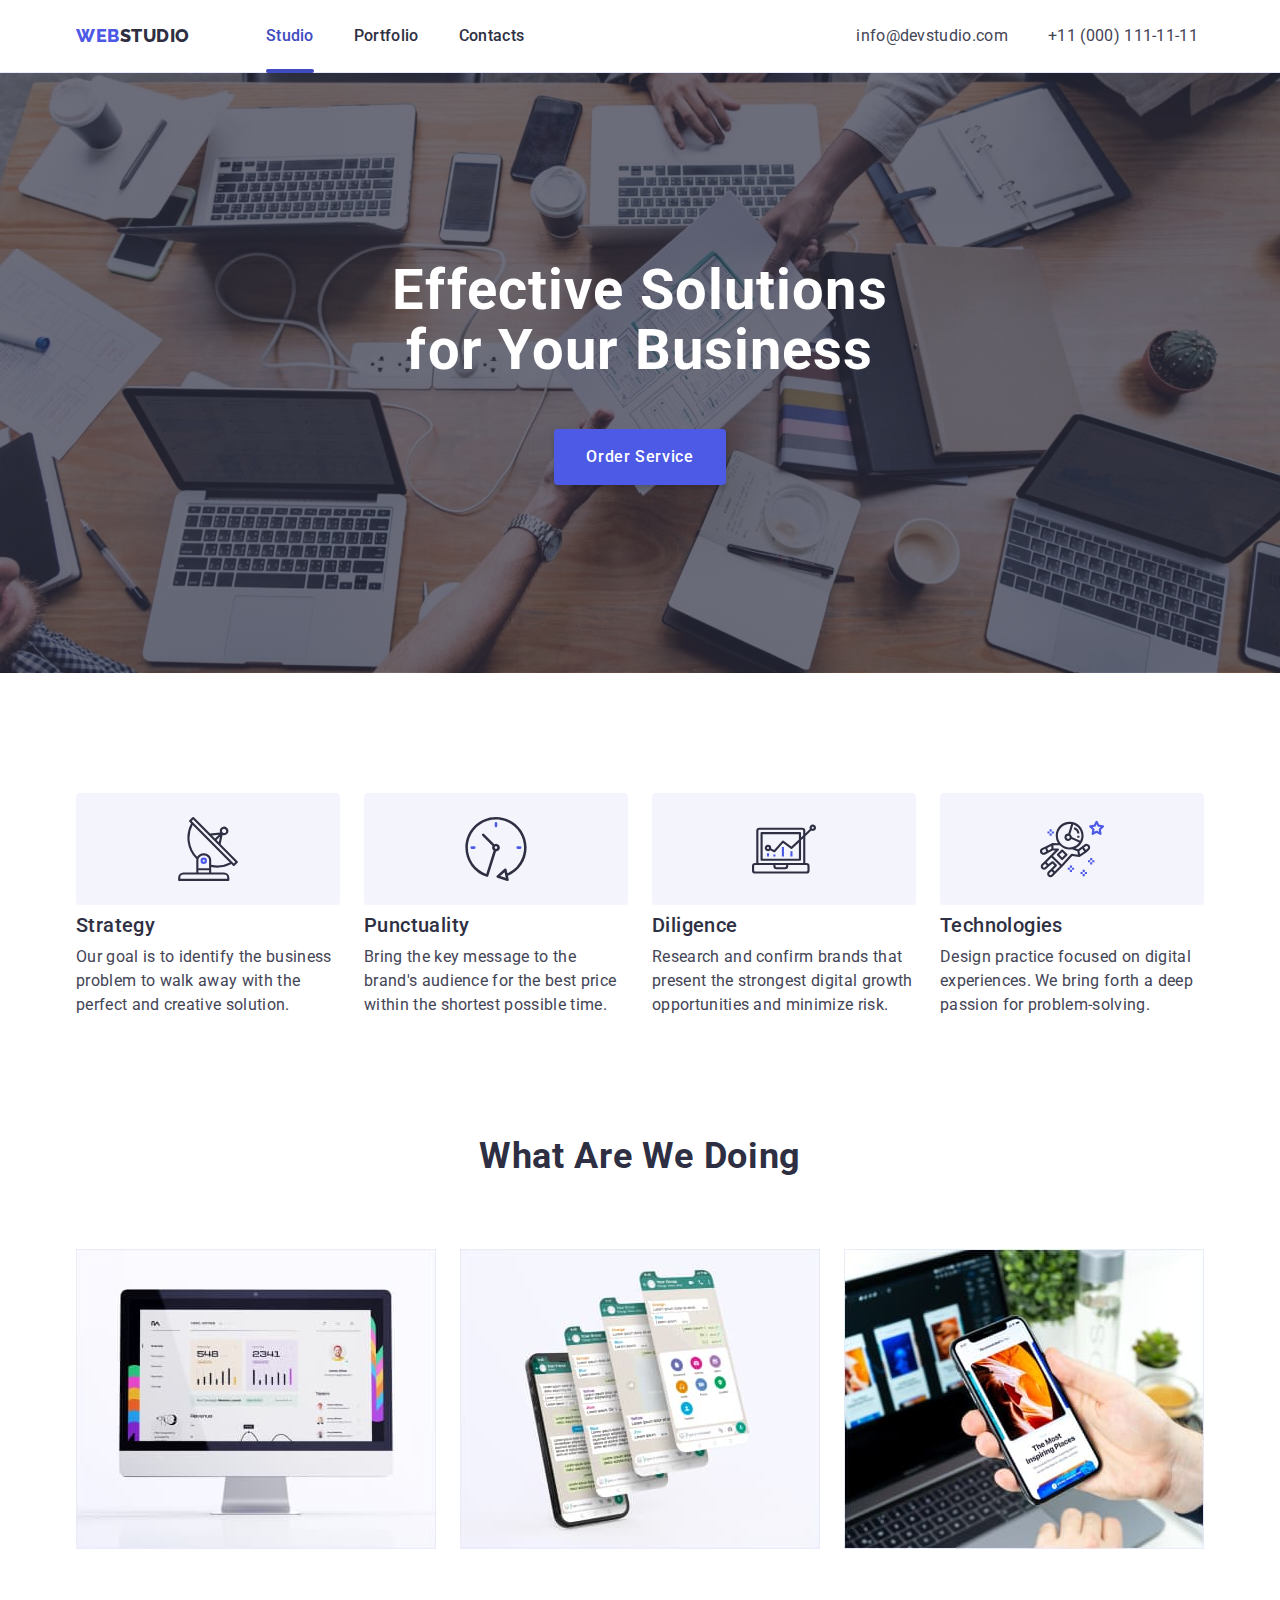
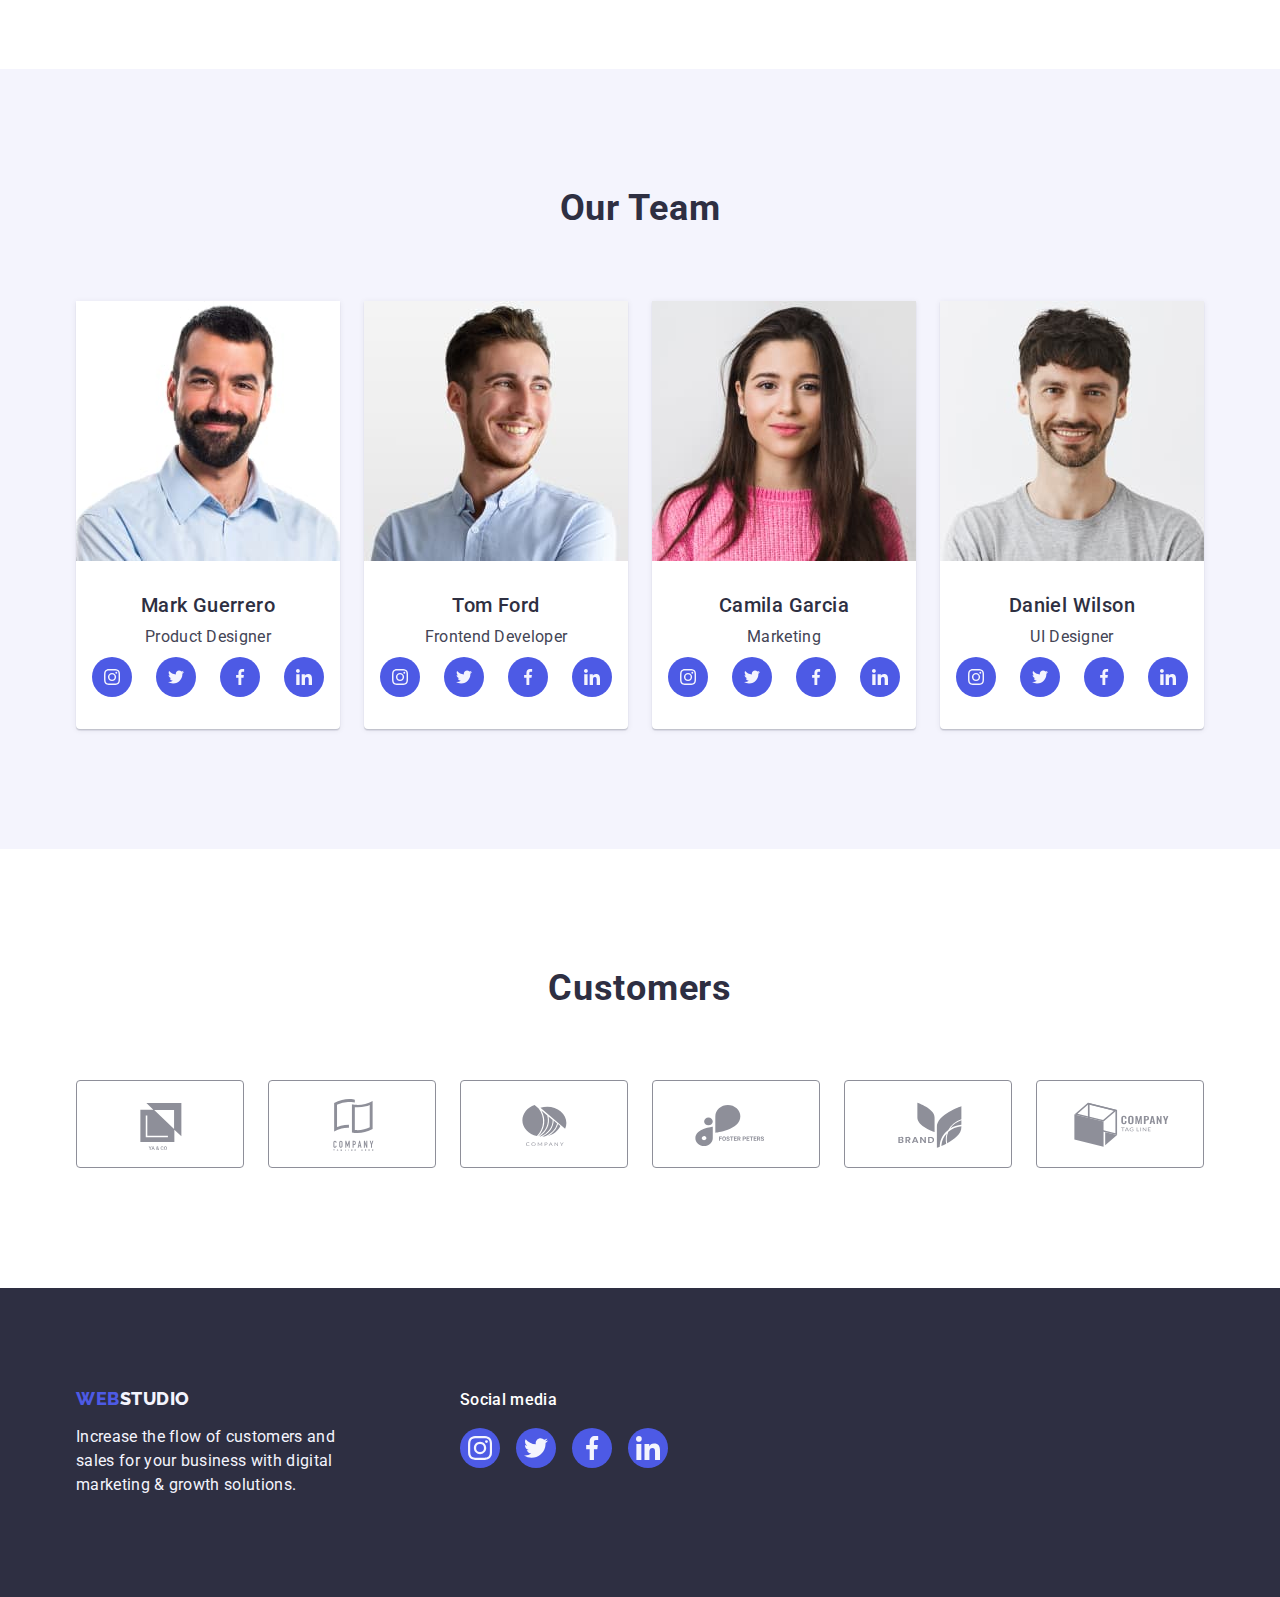
<file: index.html>
<!DOCTYPE html>
<html lang="en">
  <head>
    <meta charset="UTF-8" />
    <meta http-equiv="X-UA-Compatible" content="IE=edge" />
    <meta name="viewport" content="width=device-width, initial-scale=1.0" />
    <title>Document</title>
    <link
      rel="stylesheet"
      href="https://cdn.jsdelivr.net/npm/modern-normalize@1.1.0/modern-normalize.min.css"
    />
    <link rel="preconnect" href="https://fonts.googleapis.com" />
    <link rel="preconnect" href="https://fonts.gstatic.com" crossorigin />
    <!-- ШРИФТИ -->
    <link rel="preconnect" href="https://fonts.googleapis.com" />
    <link rel="preconnect" href="https://fonts.gstatic.com" crossorigin />
    <link
      href="https://fonts.googleapis.com/css2?family=Raleway:wght@800&family=Roboto:wght@400;500;700&display=swap"
      rel="stylesheet"
    />
    <!-- Animate on scroll  -->
    <link href="https://unpkg.com/aos@2.3.1/dist/aos.css" rel="stylesheet" />
    <link rel="stylesheet" href="./css/styles.css" />
  </head>
  <body>
    <!-- HEADER======================================================================== -->
    <header class="header">
      <div class="header-container container">
        <nav class="header-nav">
          <a
            class="header-logo conrainer-header-logo link logo"
            href="./index.html"
            >Web<span class="studio">Studio</span>
          </a>
          <ul class="header-list list">
            <li class="header-item">
              <a class="header-linc link current" href="./index.html">Studio</a>
            </li>
            <li class="header-item">
              <a class="header-linc link" href="./portfolio.html">Portfolio</a>
            </li>
            <li class="header-item">
              <a class="header-linc link" href="">Contacts</a>
            </li>
          </ul>
        </nav>
        <address class="header-contacts">
          <ul class="header-contacts-list list">
            <li class="header-contacts-item">
              <a class="header-mail link" href="mailto:info@devstudio.com"
                >info@devstudio.com</a
              >
            </li>
            <li class="header-contacts-item">
              <a class="header-mail link" href="tel:+110001111111"
                >+11 (000) 111-11-11</a
              >
            </li>
          </ul>
        </address>
      </div>
    </header>
    <!-- MAIN----------------------------------------------------------------------------------- -->
    <main class="main">
      <!-- CARD--------------------------------------------------------- -->
      <section class="card">
        <div class="container-card container">
          <h1 class="card-head">Effective Solutions for Your Business</h1>

          <button class="card-button" type="button" data-modal-open>
            Order Service
          </button>
        </div>
      </section>
      <!-- DESCRIPTION-------------------------------------------------- -->
      <section class="description">
        <div class="description-container container">
          <h2 class="visually-hidden">hidden</h2>
          <ul class="description-list list">
            <li class="description-item">
              <div class="description-icon-container">
                <svg class="description-icon" width="64" height="64">
                  <use href="./images/icons.svg#icon-antenna"></use>
                </svg>
              </div>
              <h3 class="description-head">Strategy</h3>
              <p class="description-uppertitle">
                Our goal is to identify the business problem to walk away with
                the perfect and creative solution.
              </p>
            </li>
            <li class="description-item">
              <div class="description-icon-container">
                <svg class="description-icon" width="64" height="64">
                  <use href="./images/icons.svg#icon-clock"></use>
                </svg>
              </div>
              <h3 class="description-head">Punctuality</h3>
              <p class="description-uppertitle">
                Bring the key message to the brand's audience for the best price
                within the shortest possible time.
              </p>
            </li>
            <li class="description-item">
              <div class="description-icon-container">
                <svg class="description-icon" width="64" height="64">
                  <use href="./images/icons.svg#icon-diagram"></use>
                </svg>
              </div>
              <h3 class="description-head">Diligence</h3>
              <p class="description-uppertitle">
                Research and confirm brands that present the strongest digital
                growth opportunities and minimize risk.
              </p>
            </li>
            <li class="description-item">
              <div class="description-icon-container">
                <svg class="description-icon" width="64" height="64">
                  <use href="./images/icons.svg#icon-astronaut"></use>
                </svg>
              </div>
              <h3 class="description-head">Technologies</h3>
              <p class="description-uppertitle">
                Design practice focused on digital experiences. We bring forth a
                deep passion for problem-solving.
              </p>
            </li>
          </ul>
        </div>
      </section>
      <!-- DEMO============================================================================= -->
      <section class="demo">
        <div class="demo-container container">
          <h2 class="demo-head">What are we doing</h2>
          <ul class="demo-list list">
            <li class="demo-item">
              <img
                class="demo-image"
                src="./images/whatdoing1.jpg"
                alt="apple computer"
                width="360"
              />
            </li>
            <li class="demo-item">
              <img
                class="demo-image"
                src="./images/whatdoing2.jpg"
                alt="iPhone 13"
                width="360"
              />
            </li>
            <li class="demo-item">
              <img
                class="demo-image"
                src="./images/whatdoing3.jpg"
                alt="iphone 13 in hand"
                width="360"
              />
            </li>
          </ul>
        </div>
      </section>
      <!-- TEAM======================================================================= -->
      <section class="team">
        <div class="team-container container">
          <h2 class="team-head">Our Team</h2>
          <ul class="team-list list">
            <li class="team-item">
              <img
                class="team-image"
                src="./images/team1.jpg"
                alt="man in shirt with beard"
                width="264"
              />
              <div class="container-team-name">
                <h3 class="team-name">Mark Guerrero</h3>
                <p class="team-uppertitle">Product Designer</p>
                <ul class="socials-list list">
                  <li class="socials-item">
                    <a
                      class="social-linc link"
                      href="https://instagram.com"
                      target="_blank"
                      rel="noopener noreffer"
                      aria-label="Instogram icon"
                    >
                      <svg class="socials-icon" width="16" height="16">
                        <use href="./images/icons.svg#icon-instagram"></use>
                      </svg>
                    </a>
                  </li>
                  <li class="socials-item">
                    <a
                      class="social-linc link"
                      href="https://twitter.com"
                      target="_blank"
                      rel="noopener noreffer"
                      aria-label="twiterm icon"
                    >
                      <svg class="socials-icon" width="16" height="16">
                        <use href="./images/icons.svg#icon-twitter"></use>
                      </svg>
                    </a>
                  </li>
                  <li class="socials-item">
                    <a
                      class="social-linc link"
                      href="https://facebook.com"
                      target="_blank"
                      rel="noopener noreffer"
                      aria-label="facebook icon"
                    >
                      <svg class="socials-icon" width="16" height="16">
                        <use href="./images/icons.svg#icon-facebook"></use>
                      </svg>
                    </a>
                  </li>
                  <li class="socials-item">
                    <a
                      class="social-linc link"
                      href="https://linkedin.com"
                      target="_blank"
                      rel="noopener noreffer"
                      aria-label="linkedin icon"
                    >
                      <svg class="socials-icon" width="16" height="16">
                        <use href="./images/icons.svg#icon-linkedin"></use>
                      </svg>
                    </a>
                  </li>
                </ul>
              </div>
            </li>
            <li class="team-item">
              <img
                class="team-image"
                src="./images/team2.jpg"
                alt="smiling man in shirt with beard"
                width="264"
              />
              <div class="container-team-name">
                <h3 class="team-name">Tom Ford</h3>
                <p class="team-uppertitle">Frontend Developer</p>
                <ul class="socials-list list">
                  <li class="socials-item">
                    <a
                      class="social-linc link"
                      href="https://instagram.com"
                      target="_blank"
                      rel="noopener noreffer"
                      aria-label="Instogram icon"
                    >
                      <svg class="socials-icon" width="16" height="16">
                        <use href="./images/icons.svg#icon-instagram"></use>
                      </svg>
                    </a>
                  </li>
                  <li class="socials-item">
                    <a
                      class="social-linc link"
                      href="https://twitter.com"
                      target="_blank"
                      rel="noopener noreffer"
                      aria-label="twiterm icon"
                    >
                      <svg class="socials-icon" width="16" height="16">
                        <use href="./images/icons.svg#icon-twitter"></use>
                      </svg>
                    </a>
                  </li>
                  <li class="socials-item">
                    <a
                      class="social-linc link"
                      href="https://facebook.com"
                      target="_blank"
                      rel="noopener noreffer"
                      aria-label="facebook icon"
                    >
                      <svg class="socials-icon" width="16" height="16">
                        <use href="./images/icons.svg#icon-facebook"></use>
                      </svg>
                    </a>
                  </li>
                  <li class="socials-item">
                    <a
                      class="social-linc link"
                      href="https://linkedin.com"
                      target="_blank"
                      rel="noopener noreffer"
                      aria-label="linkedin icon"
                    >
                      <svg class="socials-icon" width="16" height="16">
                        <use href="./images/icons.svg#icon-linkedin"></use>
                      </svg>
                    </a>
                  </li>
                </ul>
              </div>
            </li>
            <li class="team-item">
              <img
                class="team-image"
                src="./images/team3.jpg"
                alt="girl in a pink sweater and pink lipstick"
                width="264"
              />
              <div class="container-team-name">
                <h3 class="team-name">Camila Garcia</h3>
                <p class="team-uppertitle">Marketing</p>
                <ul class="socials-list list">
                  <li class="socials-item">
                    <a
                      class="social-linc link"
                      href="https://instagram.com"
                      target="_blank"
                      rel="noopener noreffer"
                      aria-label="Instogram icon"
                    >
                      <svg class="socials-icon" width="16" height="16">
                        <use href="./images/icons.svg#icon-instagram"></use>
                      </svg>
                    </a>
                  </li>
                  <li class="socials-item">
                    <a
                      class="social-linc link"
                      href="https://twitter.com"
                      target="_blank"
                      rel="noopener noreffer"
                      aria-label="twiterm icon"
                    >
                      <svg class="socials-icon" width="16" height="16">
                        <use href="./images/icons.svg#icon-twitter"></use>
                      </svg>
                    </a>
                  </li>
                  <li class="socials-item">
                    <a
                      class="social-linc link"
                      href="https://facebook.com"
                      target="_blank"
                      rel="noopener noreffer"
                      aria-label="facebook icon"
                    >
                      <svg class="socials-icon" width="16" height="16">
                        <use href="./images/icons.svg#icon-facebook"></use>
                      </svg>
                    </a>
                  </li>
                  <li class="socials-item">
                    <a
                      class="social-linc link"
                      href="https://linkedin.com"
                      target="_blank"
                      rel="noopener noreffer"
                      aria-label="linkedin icon"
                    >
                      <svg class="socials-icon" width="16" height="16">
                        <use href="./images/icons.svg#icon-linkedin"></use>
                      </svg>
                    </a>
                  </li>
                </ul>
              </div>
            </li>
            <li class="team-item">
              <img
                class="team-image"
                src="./images/team4.jpg"
                alt="smiling man with a beard in a gray sweater"
                width="264"
              />
              <div class="container-team-name">
                <h3 class="team-name">Daniel Wilson</h3>
                <p class="team-uppertitle">UI Designer</p>
                <ul class="socials-list list">
                  <li class="socials-item">
                    <a
                      class="social-linc link"
                      href="https://instagram.com"
                      target="_blank"
                      rel="noopener noreffer"
                      aria-label="Instogram icon"
                    >
                      <svg class="socials-icon" width="16" height="16">
                        <use href="./images/icons.svg#icon-instagram"></use>
                      </svg>
                    </a>
                  </li>
                  <li class="socials-item">
                    <a
                      class="social-linc link"
                      href="https://twitter.com"
                      target="_blank"
                      rel="noopener noreffer"
                      aria-label="twiterm icon"
                    >
                      <svg class="socials-icon" width="16" height="16">
                        <use href="./images/icons.svg#icon-twitter"></use>
                      </svg>
                    </a>
                  </li>
                  <li class="socials-item">
                    <a
                      class="social-linc link"
                      href="https://facebook.com"
                      target="_blank"
                      rel="noopener noreffer"
                      aria-label="facebook icon"
                    >
                      <svg class="socials-icon" width="16" height="16">
                        <use href="./images/icons.svg#icon-facebook"></use>
                      </svg>
                    </a>
                  </li>
                  <li class="socials-item">
                    <a
                      class="social-linc link"
                      href="https://linkedin.com"
                      target="_blank"
                      rel="noopener noreffer"
                      aria-label="linkedin icon"
                    >
                      <svg class="socials-icon" width="16" height="16">
                        <use href="./images/icons.svg#icon-linkedin"></use>
                      </svg>
                    </a>
                  </li>
                </ul>
              </div>
            </li>
          </ul>
        </div>
      </section>
      <!-- CUSTOMER------------------------------------------------------------------------- -->
      <section class="customer">
        <div class="costomers-container container">
          <h2 class="customer-head">Customers</h2>
          <ul class="customers-list list">
            <li class="costomers-item">
              <a
                href="https://linkedin.com"
                class="customers-linc link"
                target="_blank"
                rel="noopener noreffer"
                aria-label="linkedin icon"
              >
                <svg class="customer-icon" width="104" height="56">
                  <use href="./images/icons.svg#icon-Logo"></use>
                </svg>
              </a>
            </li>
            <li class="costomers-item">
              <a
                class="customers-linc link"
                href="https://linkedin.com"
                target="_blank"
                rel="noopener noreffer"
                aria-label="linkedin icon"
              >
                <svg class="customer-icon" width="104" height="56">
                  <use href="./images/icons.svg#icon-Logo-1"></use>
                </svg>
              </a>
            </li>
            <li class="costomers-item">
              <a
                class="customers-linc link"
                href="https://linkedin.com"
                target="_blank"
                rel="noopener noreffer"
                aria-label="linkedin icon"
              >
                <svg class="customer-icon" width="104" height="56">
                  <use href="./images/icons.svg#icon-Logo-2"></use>
                </svg>
              </a>
            </li>
            <li class="costomers-item">
              <a
                class="customers-linc link"
                href="https://linkedin.com"
                target="_blank"
                rel="noopener noreffer"
                aria-label="linkedin icon"
              >
                <svg class="customer-icon" width="104" height="56">
                  <use href="./images/icons.svg#icon-Logo-3"></use>
                </svg>
              </a>
            </li>
            <li class="costomers-item">
              <a
                class="customers-linc link"
                href="https://linkedin.com"
                target="_blank"
                rel="noopener noreffer"
                aria-label="linkedin icon"
              >
                <svg class="customer-icon" width="104" height="56">
                  <use href="./images/icons.svg#icon-Logo-4"></use>
                </svg>
              </a>
            </li>
            <li class="costomers-item">
              <a
                class="customers-linc link"
                href="https://linkedin.com"
                target="_blank"
                rel="noopener noreffer"
                aria-label="linkedin icon"
              >
                <svg class="customer-icon" width="104" height="56">
                  <use href="./images/icons.svg#icon-Logo-5"></use>
                </svg>
              </a>
            </li>
          </ul>
        </div>
      </section>
    </main>
    <!-- FOOTER------------------------------------------------------------------------------------- -->
    <footer class="footer">
      <div class="footer-container-lo container">
        <div class="footer-container">
          <a
            class="footer-container-logo header-logo link logo"
            href="./index.html"
            >Web<span class="studio-footer">Studio</span>
          </a>
          <p class="footer-uppertitle">
            Increase the flow of customers and sales for your business with
            digital marketing & growth solutions.
          </p>
        </div>
        <div class="footer-container-social">
          <p class="footer-head">Social media</p>
          <ul class="footer-list list">
            <li class="footer-item">
              <a
                class="footer-linc link"
                href="https://instagram.com"
                target="_blank"
                rel="noopener noreffer"
                aria-label="Instogram icon"
              >
                <svg class="footer-icon" width="24" height="24">
                  <use href="./images/icons.svg#icon-instagram"></use>
                </svg>
              </a>
            </li>
            <li class="footer-item">
              <a
                class="footer-linc link"
                href="https://twitter.com"
                target="_blank"
                rel="noopener noreffer"
                aria-label="twiterm icon"
              >
                <svg class="footer-icon" width="24" height="24">
                  <use href="./images/icons.svg#icon-twitter"></use>
                </svg>
              </a>
            </li>
            <li class="footer-item">
              <a
                class="footer-linc link"
                href="https://facebook.com"
                target="_blank"
                rel="noopener noreffer"
                aria-label="facebook icon"
              >
                <svg class="footer-icon" width="24" height="24">
                  <use href="./images/icons.svg#icon-facebook"></use>
                </svg>
              </a>
            </li>
            <li class="footer-item">
              <a
                class="footer-linc link"
                href="https://linkedin.com"
                target="_blank"
                rel="noopener noreffer"
                aria-label="linkedin icon"
              >
                <svg class="footer-icon" width="24" height="24">
                  <use href="./images/icons.svg#icon-linkedin"></use>
                </svg>
              </a>
            </li>
          </ul>
        </div>
      </div>
    </footer>
    <!-- MODAL WINDOW-------------------------------------------- -->
    <div class="backdrop is-hidden" data-modal>
      <div class="modal">
        <button class="modal-btn botton" type="button" data-modal-close>
          <svg class="modal-icon" width="8" height="8">
            <use href="./images/icons.svg#icon-close"></use>
          </svg>
        </button>
      </div>
    </div>
    <script src="https://unpkg.com/aos@2.3.1/dist/aos.js"></script>
    <script src="./js/animation.js"></script>
    <script src="./js/modal.js"></script>
  </body>
</html>
</file>
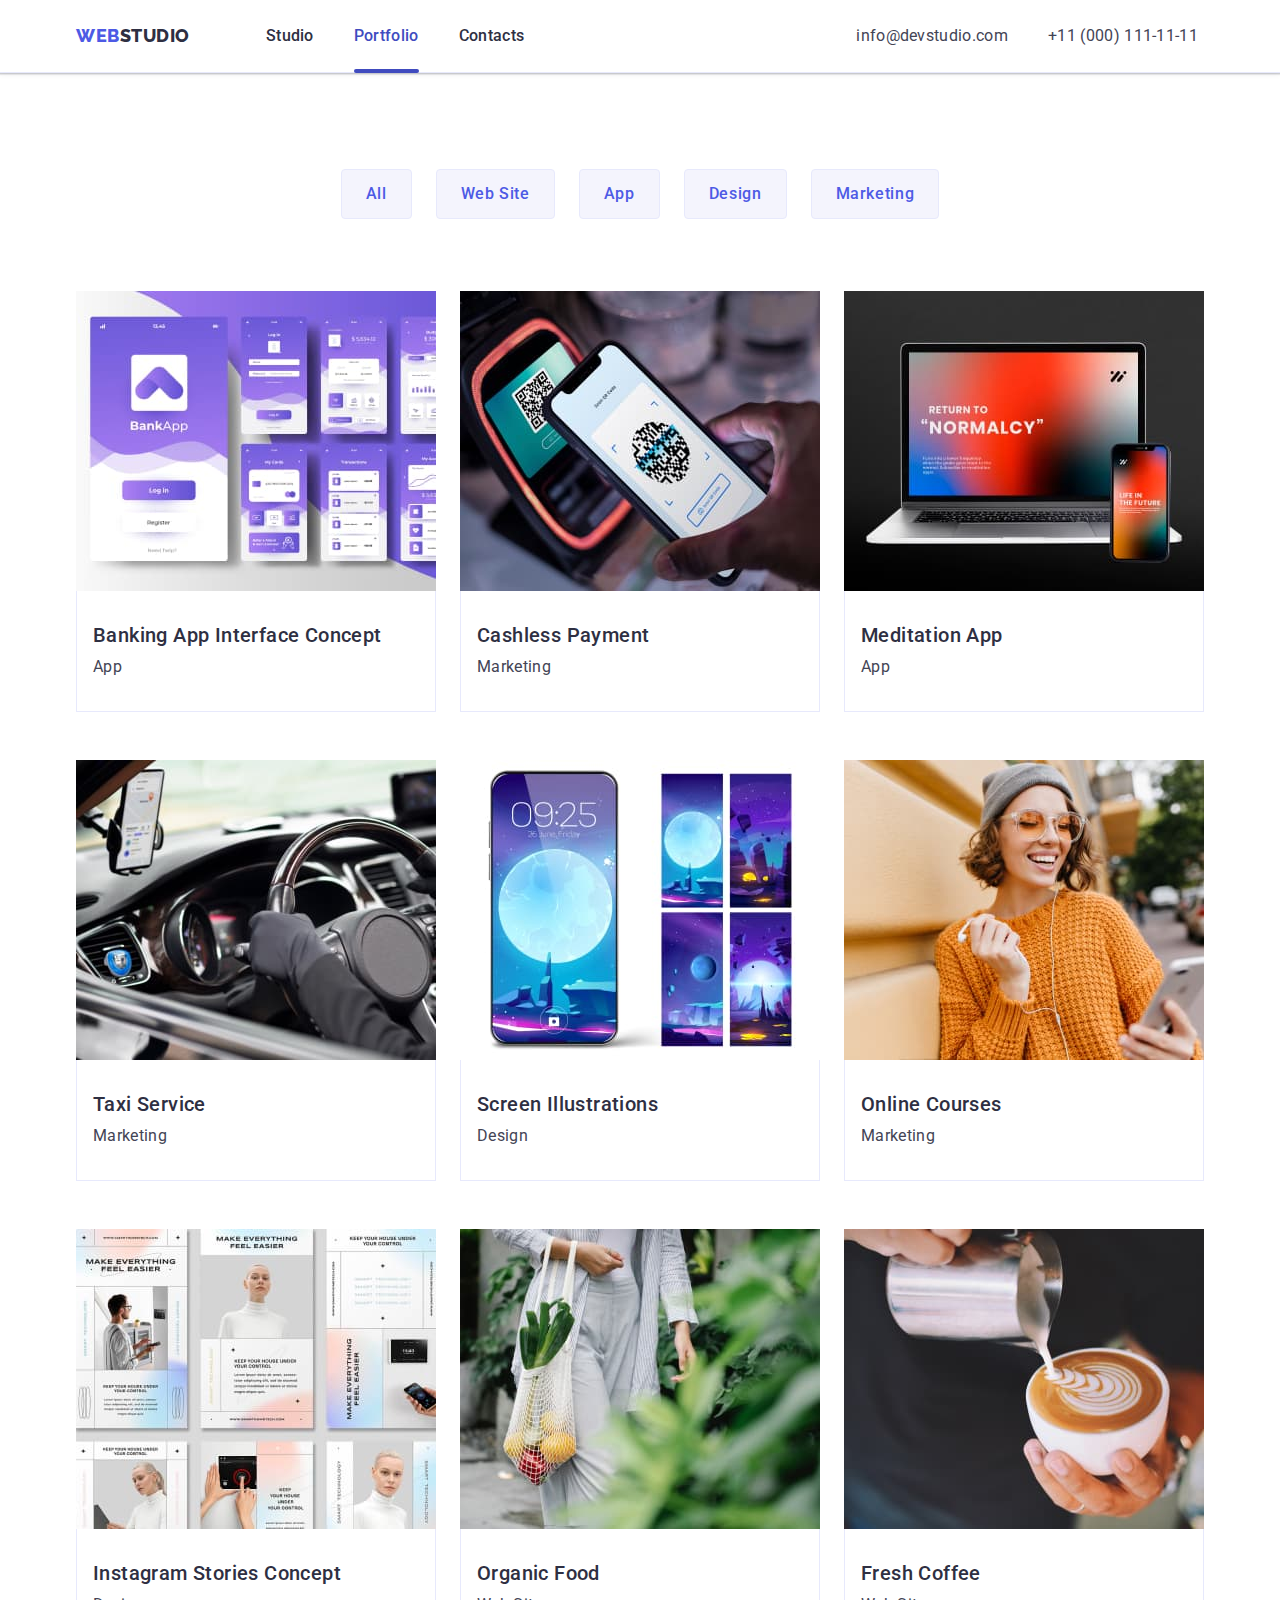
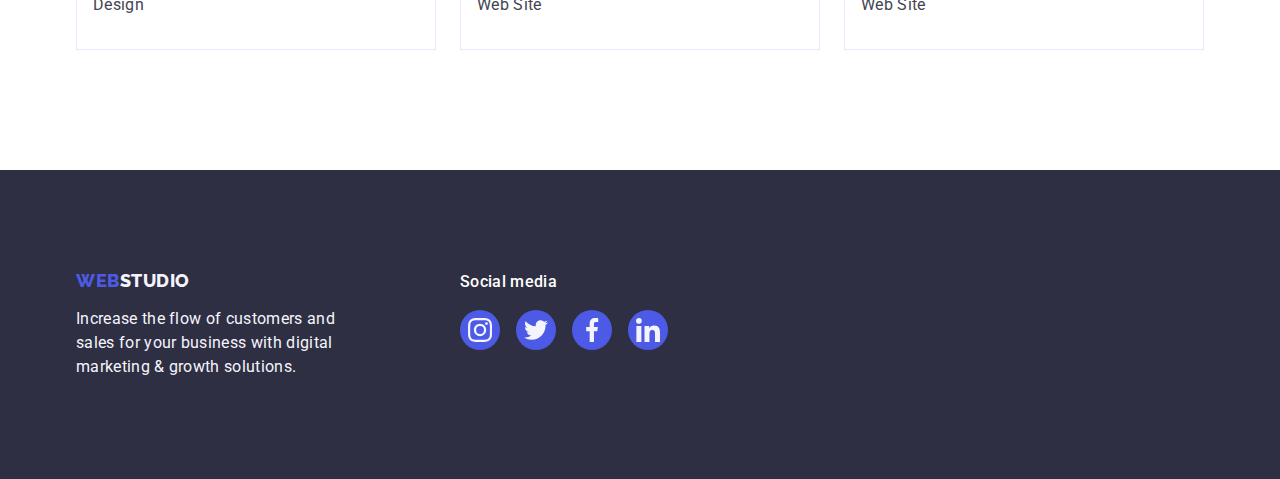
<file: portfolio.html>
<!DOCTYPE html>
<html lang="en">
  <head>
    <meta charset="UTF-8" />
    <meta http-equiv="X-UA-Compatible" content="IE=edge" />
    <meta name="viewport" content="width=device-width, initial-scale=1.0" />
    <title>Document</title>
    <link
      rel="stylesheet"
      href="https://cdn.jsdelivr.net/npm/modern-normalize@1.1.0/modern-normalize.min.css"
    />
    <link rel="preconnect" href="https://fonts.googleapis.com" />
    <link rel="preconnect" href="https://fonts.gstatic.com" crossorigin />
    <!-- ШРИФТИ -->
    <link rel="preconnect" href="https://fonts.googleapis.com" />
    <link rel="preconnect" href="https://fonts.gstatic.com" crossorigin />
    <link
      href="https://fonts.googleapis.com/css2?family=Raleway:wght@800&family=Roboto:wght@400;500;700&display=swap"
      rel="stylesheet"
    />
    <link rel="stylesheet" href="./css/styles.css" />
  </head>
  <body>
    <!-- HEADER=========================================================================== -->
    <header class="header">
      <div class="header-container container">
        <nav class="header-nav">
          <a class="header-logo link logo" href="./index.html"
            >Web<span class="studio">Studio</span>
          </a>
          <ul class="header-list list">
            <li class="header-item">
              <a class="header-linc link" href="./index.html">Studio</a>
            </li>
            <li class="header-item">
              <a class="header-linc link current" href="./portfolio.html"
                >Portfolio</a
              >
            </li>
            <li class="header-item">
              <a class="header-linc link" href="">Contacts</a>
            </li>
          </ul>
        </nav>
        <address class="header-contacts">
          <ul class="header-contacts-list list">
            <li class="header-contacts-item">
              <a class="header-mail link" href="mailto:info@devstudio.com"
                >info@devstudio.com</a
              >
            </li>
            <li class="header-contacts-item">
              <a class="header-mail link" href="tel:+110001111111"
                >+11 (000) 111-11-11</a
              >
            </li>
          </ul>
        </address>
      </div>
    </header>
    <!-- MAIN========================================================================= -->
    <main class="main-portfolio">
      <section class="organayzer">
        <div class="portfolio-container container">
          <h1 class="visually-hidden">hidden</h1>

          <ul class="portfolio-btn-list list">
            <li class="portfolio-btn-item">
              <button class="portfolio-btn" type="button">All</button>
            </li>
            <li class="portfolio-btn-item">
              <button class="portfolio-btn" type="button">Web Site</button>
            </li>
            <li class="portfolio-btn-item">
              <button class="portfolio-btn" type="button">App</button>
            </li>
            <li class="portfolio-btn-item">
              <button class="portfolio-btn" type="button">Design</button>
            </li>
            <li class="portfolio-btn-item">
              <button class="portfolio-btn" type="button">Marketing</button>
            </li>
            <!-- LIST===================================================================== -->
          </ul>
          <ul class="portfolio-list list">
            <li class="portfolio-item">
              <a class="portfolio-linc link" href="">
                <div class="portfolio-box">
                  <img
                    class="portfolio-img"
                    src="./images/portfolio1.jpg"
                    alt="picture"
                    width="360"
                  />

                  <div class="overlay">
                    <p class="overlay-label">
                      14 Stylish and User-Friendly App Design Concepts · Task
                      Manager App · Calorie Tracker App · Exotic Fruit Ecommerce
                      App · Cloud Storage App
                    </p>
                  </div>
                </div>
                <div class="portfolio-had-container">
                  <h2 class="first-had">Banking App Interface Concept</h2>
                  <p class="first-uppertitle">App</p>
                </div>
              </a>
            </li>
            <li class="portfolio-item">
              <a class="portfolio-linc link" href="">
                <div class="portfolio-box">
                  <img
                    class="portfolio-img"
                    src="./images/portfolio2.jpg"
                    alt="picture"
                    width="360"
                  />

                  <div class="overlay">
                    <p class="overlay-label">
                      14 Stylish and User-Friendly App Design Concepts · Task
                      Manager App · Calorie Tracker App · Exotic Fruit Ecommerce
                      App · Cloud Storage App
                    </p>
                  </div>
                </div>
                <div class="portfolio-had-container">
                  <h2 class="first-had">Cashless Payment</h2>
                  <p class="first-uppertitle">Marketing</p>
                </div>
              </a>
            </li>
            <li class="portfolio-item">
              <a class="portfolio-linc link" href="">
                <div class="portfolio-box">
                  <img
                    class="portfolio-img"
                    src="./images/portfolio3.jpg"
                    alt="picture"
                    width="360"
                  />

                  <div class="overlay">
                    <p class="overlay-label">
                      14 Stylish and User-Friendly App Design Concepts · Task
                      Manager App · Calorie Tracker App · Exotic Fruit Ecommerce
                      App · Cloud Storage App
                    </p>
                  </div>
                </div>
                <div class="portfolio-had-container">
                  <h2 class="first-had">Meditation App</h2>
                  <p class="first-uppertitle">App</p>
                </div>
              </a>
            </li>
            <li class="portfolio-item">
              <!-- LIST2--------------------------------------------------------------- -->
              <a class="portfolio-linc link" href="">
                <div class="portfolio-box">
                  <img
                    class="portfolio-img"
                    src="./images/portfolio4.jpg"
                    alt="picture"
                    width="360"
                  />

                  <div class="overlay">
                    <p class="overlay-label">
                      14 Stylish and User-Friendly App Design Concepts · Task
                      Manager App · Calorie Tracker App · Exotic Fruit Ecommerce
                      App · Cloud Storage App
                    </p>
                  </div>
                </div>
                <div class="portfolio-had-container">
                  <h2 class="first-had">Taxi Service</h2>
                  <p class="first-uppertitle">Marketing</p>
                </div>
              </a>
            </li>
            <li class="portfolio-item">
              <a class="portfolio-linc link" href="">
                <div class="portfolio-box">
                  <img
                    class="portfolio-img"
                    src="./images/portfolio5.jpg"
                    alt="picture"
                    width="360"
                  />

                  <div class="overlay">
                    <p class="overlay-label">
                      14 Stylish and User-Friendly App Design Concepts · Task
                      Manager App · Calorie Tracker App · Exotic Fruit Ecommerce
                      App · Cloud Storage App
                    </p>
                  </div>
                </div>
                <div class="portfolio-had-container">
                  <h2 class="first-had">Screen Illustrations</h2>
                  <p class="first-uppertitle">Design</p>
                </div>
              </a>
            </li>
            <li class="portfolio-item">
              <a class="portfolio-linc link" href="">
                <div class="portfolio-box">
                  <img
                    class="portfolio-img"
                    src="./images/portfolio6.jpg"
                    alt="picture"
                    width="360"
                  />

                  <div class="overlay">
                    <p class="overlay-label">
                      14 Stylish and User-Friendly App Design Concepts · Task
                      Manager App · Calorie Tracker App · Exotic Fruit Ecommerce
                      App · Cloud Storage App
                    </p>
                  </div>
                </div>
                <div class="portfolio-had-container">
                  <h2 class="first-had">Online Courses</h2>
                  <p class="first-uppertitle">Marketing</p>
                </div>
              </a>
            </li>
            <li class="portfolio-item">
              <!-- LIST3-------------------------------------------------------- -->
              <a class="portfolio-linc link" href="">
                <div class="portfolio-box">
                  <img
                    class="portfolio-img"
                    src="./images/portfolio7.jpg"
                    alt="picture"
                    width="360"
                  />

                  <div class="overlay">
                    <p class="overlay-label">
                      14 Stylish and User-Friendly App Design Concepts · Task
                      Manager App · Calorie Tracker App · Exotic Fruit Ecommerce
                      App · Cloud Storage App
                    </p>
                  </div>
                </div>
                <div class="portfolio-had-container">
                  <h2 class="first-had">Instagram Stories Concept</h2>
                  <p class="first-uppertitle">Design</p>
                </div>
              </a>
            </li>
            <li class="portfolio-item">
              <a class="portfolio-linc link" href="">
                <div class="portfolio-box">
                  <img
                    class="portfolio-img"
                    src="./images/portfolio8.jpg"
                    alt="picture"
                    width="360"
                  />

                  <div class="overlay">
                    <p class="overlay-label">
                      14 Stylish and User-Friendly App Design Concepts · Task
                      Manager App · Calorie Tracker App · Exotic Fruit Ecommerce
                      App · Cloud Storage App
                    </p>
                  </div>
                </div>
                <div class="portfolio-had-container">
                  <h2 class="first-had">Organic Food</h2>
                  <p class="first-uppertitle">Web Site</p>
                </div>
              </a>
            </li>
            <li class="portfolio-item">
              <a class="portfolio-linc link" href="">
                <div class="portfolio-box">
                  <img
                    class="portfolio-img"
                    src="./images/portfolio9.jpg"
                    alt="picture"
                    width="360"
                  />

                  <div class="overlay">
                    <p class="overlay-label">
                      14 Stylish and User-Friendly App Design Concepts · Task
                      Manager App · Calorie Tracker App · Exotic Fruit Ecommerce
                      App · Cloud Storage App
                    </p>
                  </div>
                </div>
                <div class="portfolio-had-container">
                  <h2 class="first-had">Fresh Coffee</h2>
                  <p class="first-uppertitle">Web Site</p>
                </div>
              </a>
            </li>
          </ul>
        </div>
      </section>
    </main>
    <!-- FOOTER================================================================================================ -->
    <footer class="footer">
      <div class="footer-container-lo container">
        <div class="footer-container">
          <a
            class="footer-container-logo header-logo link logo"
            href="./index.html"
            >Web<span class="studio-footer">Studio</span>
          </a>
          <p class="footer-uppertitle">
            Increase the flow of customers and sales for your business with
            digital marketing & growth solutions.
          </p>
        </div>
        <div class="footer-container-social">
          <p class="footer-head">Social media</p>
          <ul class="footer-list list">
            <li class="footer-item">
              <a
                class="footer-linc link"
                href="https://instagram.com"
                target="_blank"
                rel="noopener noreffer"
                aria-label="Instogram icon"
              >
                <svg class="footer-icon" width="24" height="24">
                  <use href="./images/icons.svg#icon-instagram"></use>
                </svg>
              </a>
            </li>
            <li class="footer-item">
              <a
                class="footer-linc link"
                href="https://twitter.com"
                target="_blank"
                rel="noopener noreffer"
                aria-label="twiterm icon"
              >
                <svg class="footer-icon" width="24" height="24">
                  <use href="./images/icons.svg#icon-twitter"></use>
                </svg>
              </a>
            </li>
            <li class="footer-item">
              <a
                class="footer-linc link"
                href="https://facebook.com"
                target="_blank"
                rel="noopener noreffer"
                aria-label="facebook icon"
              >
                <svg class="footer-icon" width="24" height="24">
                  <use href="./images/icons.svg#icon-facebook"></use>
                </svg>
              </a>
            </li>
            <li class="footer-item">
              <a
                class="footer-linc link"
                href="https://linkedin.com"
                target="_blank"
                rel="noopener noreffer"
                aria-label="linkedin icon"
              >
                <svg class="footer-icon" width="24" height="24">
                  <use href="./images/icons.svg#icon-linkedin"></use>
                </svg>
              </a>
            </li>
          </ul>
        </div>
      </div>
    </footer>
  </body>
</html>
</file>
<file: css/styles.css>
:root {
  --color-iris: #4d5ae5;
  --color-ocean: #404bbf;
  --color-navy-blue: #2e2f42;
  --color-green: #31d0aa;
  --color-slate: #434455;
  --color-light-slate: #8e8f99;
  --color-cornflower: #e7e9fc;
  --color-cloud: #f4f4fd;
  --color-navy-blue-modal: #2e2f42;
  --color-grey: #2e2f42;
  --color-white: #ffffff;
  --color-dairy: #fcfcfc;
  --font-main: Roboto, sans-serif;
}
/* ========================
   BASE STYLES
   ======================== */
body {
  font-family: var(--font-main);
  background-color: var(--color-white);

  font-weight: 400;
  font-size: 16px;
  line-height: 1.5;
  letter-spacing: 0.02em;
  color: var(--color-slate);
  /* outline: 2px solid red;
  outline-offset: -2px; */
}
/* Допомогає приховати елемент. Але,цей елемент остається на макеті ( на відміну з display: none ), у виглять 1-го пикселя. */
.visually-hidden {
  position: absolute;
  width: 1px;
  height: 1px;
  margin: -1px;
  border: 0;
  padding: 0;

  white-space: nowrap;
  clip-path: inset(100%);
  clip: rect(0 0 0 0);
  overflow: hidden;
}
h1,
h2,
h3,
h4,
h5,
h6,
p {
  margin: 0;
  padding: 0;
}
.list {
  list-style: none;
  padding: 0;
  margin: 0;
}
.link {
  text-decoration: none;
}
.logo {
  font-family: Raleway, sans-serif;
}
img {
  display: block;
}
h3 {
  font-weight: 500;
  font-size: 20px;
  line-height: 1.2;
  letter-spacing: 0.02em;
  color: var(--color-navy-blue);
}
button {
  font-family: inherit;
  color: currentColor;
  cursor: pointer;

  border-radius: 4px;
  padding: 16px 32px;
}
.container {
  width: 1158px;
  margin-left: auto;
  margin-right: auto;
  padding-left: 15px;
  padding-right: 15px;
}

/* HEADER ==============================================================================*/
.header-container {
  display: flex;
  align-items: center;
}

.header {
  box-shadow: 0px 2px 1px rgba(46, 47, 66, 0.08),
    0px 1px 1px rgba(46, 47, 66, 0.16), 0px 1px 6px rgba(46, 47, 66, 0.08);
  border-bottom: 1px solid #e7e9fc;
}
.header-nav {
  display: flex;

  align-items: center;
  margin-right: 332px;
}
.studio,
.studio-footer {
  font-family: Raleway, sans-serif;

  font-weight: 800;
  font-size: 18px;
  line-height: 1.17;
  display: flex;
  align-items: center;
  letter-spacing: 0.03em;
  text-transform: uppercase;
  color: var(--color-navy-blue);
}
.header-logo {
  font-family: Raleway, sans-serif;

  font-weight: 800;
  font-size: 18px;
  line-height: 1.17;
  display: flex;

  margin-right: 76px;
  align-items: center;
  letter-spacing: 0.03em;
  text-transform: uppercase;
  color: var(--color-iris);
}
.conrainer-header-logo {
}
.header-list {
  display: flex;
  align-items: center;
  gap: 40px;
}
.header-item {
  display: flex;
  align-items: center;
}
.header-contacts-list {
  display: flex;
  gap: 40px;

  align-items: center;
}
.header-contacts-item {
}
/* ----------------------------------HADER LINC---------------------------------------- */
.header-linc {
  position: relative;
  padding: 24px 0;
  font-weight: 500;
  font-size: 16px;
  line-height: 1.5;
  letter-spacing: 0.02em;
  color: var(--color-grey);
  transition: color 250ms cubic-bezier(0.4, 0, 0.2, 1);
}
.header-linc:hover,
.header-linc:focus {
  color: var(--color-ocean);
}
.header-linc::after {
  content: "";
  position: absolute;
  bottom: -1px;
  left: 0;

  display: block;
  width: 100%;
  height: 4px;
  border-radius: 2px;
  transition: background 250ms cubic-bezier(0.4, 0, 0.2, 1);
}
.header-linc.current::after,
.header-linc:hover::after,
.header-linc:focus::after {
  background-color: var(--color-ocean);
}
.header-linc.current {
  color: var(--color-ocean);
}

.header-contacts {
  font-style: normal;
}
/* ....................................HEADER NOMBER, MAIL.................................... */
.header-mail {
  font-size: 16px;
  line-height: 1.5;
  letter-spacing: 0.02em;
  color: var(--color-slate);
  transition: color 250ms cubic-bezier(0.4, 0, 0.2, 1);
}
.header-mail:hover,
.header-mail:focus {
  color: var(--color-ocean);
}
/*  ========================================MAIN=========================================*/
.main {
}
/*  ======================================CARD==========================================*/
.container-card {
}
.card {
  padding: 188px 0;
  max-width: 1440px;
  margin-left: auto;
  margin-right: auto;

  background-image: linear-gradient(
      rgba(46, 47, 66, 0.7),
      rgba(46, 47, 66, 0.7)
    ),
    url(../images/background.jpg);
  background-repeat: no-repeat;
  background-position: center;
  background-size: cover;
}
.container-card-head {
}
.card-head {
  max-width: 496px;
  margin-right: auto;
  margin-left: auto;
  font-family: "Roboto";
  font-style: normal;
  font-weight: 700;
  font-size: 56px;
  line-height: 1.07;
  text-align: center;
  letter-spacing: 0.02em;
  color: var(--color-white);
}
/* ..................................CARD BUTTON.........................................*/

.card-button {
  margin-top: 48px;
  border-radius: 4px;
  border: none;
  height: 56px;
  min-width: 169px;
  display: block;
  margin-right: auto;
  margin-left: auto;
  cursor: pointer;

  font-family: Roboto, sans-serif;
  font-weight: 500;
  font-size: 16px;
  line-height: 1.5;
  box-shadow: 0px 4px 4px rgba(0, 0, 0, 0.15);

  align-items: center;
  letter-spacing: 0.04em;
  color: var(--color-white);
  background-color: var(--color-iris);
  transition: background 250ms cubic-bezier(0.4, 0, 0.2, 1),
    box-shadow 250ms cubic-bezier(0.4, 0, 0.2, 1);
}
.card-button:hover,
.card-button:focus {
  color: #ffffff;
  background-color: #404bbf;
}
/* ==================================DESCRIPTION======================================= */

.description {
  padding: 120px 0;
}
.description-container {
}
.description-list {
  display: flex;
  flex-wrap: wrap;
  gap: 24px;
}
.description-item {
  width: calc((100% - (24px * 3)) / 4);
}
.description-head {
  margin-bottom: 8px;
  font-size: 20px;
  line-height: 1.2;
  letter-spacing: 0.02em;
  color: var(--color-navy-blue);
}
.description-uppertitle {
  font-family: "Roboto";
  font-style: normal;
  font-weight: 400;
  font-size: 16px;
  line-height: 1.5;

  letter-spacing: 0.02em;
}
/* ---------------------------------DESCRIPTION ICON----------------------- */
.description-icon-container {
  width: 264px;
  height: 112px;
  display: flex;
  justify-content: center;
  align-items: center;

  background: #f4f4fd;
  border-radius: 4px;

  margin-bottom: 8px;
}
.description-icon {
}
/*  =================================DEMO===============================================*/
.demo {
  padding-bottom: 120px;
}
.demo-container {
}
.demo-head {
  margin-bottom: 72px;
  display: block;
  font-size: 36px;
  line-height: 1.11;
  text-align: center;
  letter-spacing: 0.02em;
  text-transform: capitalize;
  color: var(--color-navy-blue);
}
.demo-list {
  display: flex;
  flex-wrap: wrap;
  gap: 24px;
}
.demo-item {
  width: calc((100% - (24px * 2)) / 3);
}
.demo-image {
}
/* =======================================TEAM========================================= */
.team {
  padding: 120px 0;
  background: var(--color-cloud);
}
.team-container {
}
.team-head {
  margin-bottom: 72px;
  font-size: 36px;
  line-height: 1.11;
  text-align: center;
  letter-spacing: 0.02em;
  text-transform: capitalize;
  color: var(--color-navy-blue);
}
.team-list {
  display: flex;
  flex-wrap: wrap;
  gap: 24px;
}
.team-item {
  width: calc((100% - (24px * 3)) / 4);
  background: var(--color-white);
  box-shadow: 0px 1px 6px rgba(46, 47, 66, 0.08),
    0px 1px 1px rgba(46, 47, 66, 0.16), 0px 2px 1px rgba(46, 47, 66, 0.08);
  border-radius: 0px 0px 4px 4px;
}
.container-team-name {
  padding: 32px 0;
}
.team-image {
}
.team-name {
  margin-bottom: 8px;
  font-family: "Roboto";
  font-style: normal;

  font-weight: 500;
  font-size: 20px;
  line-height: 1.2;
  text-align: center;
  letter-spacing: 0.02em;
  color: var(--color-navy-blue);
}
.team-uppertitle {
  font-family: "Roboto";
  font-style: normal;
  font-weight: 400;
  font-size: 16px;
  line-height: 1.5;
  text-align: center;
  letter-spacing: 0.02em;
  color: var(--color-slate);
  margin-bottom: 8px;
}
/* --------------------------------------TEAM SOCIAL--------------------------- */
.socials-list {
  display: flex;
  justify-content: center;
  gap: 24px;
}
.list {
}
.socials-item {
  width: 40px;
  height: 40px;
}
.social-linc {
  display: flex;
  justify-content: center;
  align-items: center;
  width: 100%;
  height: 100%;

  background-color: var(--color-iris);
  border-radius: 50%;
  transition: background 250ms cubic-bezier(0.4, 0, 0.2, 1);
}
.social-linc:hover,
.social-linc:focus {
  background-color: var(--color-ocean);
}
.linc {
}
.socials-icon {
  fill: var(--color-cloud);
}
/* -------------------------------CUSTOMERS---------------------------------------------- */
.customer {
  padding: 120px 0;
}

.costomers-container {
}
.customer-head {
  font-family: "Roboto";
  font-style: normal;
  font-weight: 700;
  font-size: 36px;
  line-height: 1.1;

  text-align: center;
  letter-spacing: 0.02em;
  text-transform: capitalize;
  color: var(--color-navy-blue);
  margin-bottom: 72px;
}
.customers-list {
  display: flex;
  justify-content: center;
  gap: 24px;
}

.list {
}
.costomers-item {
  width: calc((100% - 120px) / 6);
  height: 88px;
}
.customers-linc {
  display: flex;
  justify-content: center;
  align-items: center;
  width: 100%;
  height: 100%;
  color: var(--color-light-slate);

  background-color: #ffffff;
  border-radius: 4px;
  border: 1px solid var(--color-light-slate);
  transition: color 250ms cubic-bezier(0.4, 0, 0.2, 1),
    border 250ms cubic-bezier(0.4, 0, 0.2, 1);
}
.customers-linc:hover,
.customers-linc:focus {
  color: var(--color-ocean);
  border-radius: 4px;
  border: 1px solid var(--color-ocean);
}
.linc {
}
.customer-icon {
  fill: currentColor;
}

/* ===============================FOOTER=============================================== */
.footer {
  background-color: var(--color-grey);
  padding-top: 100px;
  padding-bottom: 100px;
}
.footer-container-lo {
  align-items: baseline;
  display: flex;
}
.footer-container {
  width: 264px;
  margin-right: 120px;
  display: inline-block;
}
.footer-container-logo {
  margin-bottom: 16px;
}
.studio-footer {
  display: inline-block;
  color: var(--color-cloud);
}

.footer-uppertitle {
  width: 264px;
  color: var(--color-cloud);
}
.footer-container-social {
}
.footer-head {
  margin-bottom: 16px;
  font-family: "Roboto";
  font-style: normal;
  font-weight: 500;
  font-size: 16px;
  line-height: 1.5;
  letter-spacing: 0.02em;
  color: var(--color-white);
}
.footer-list {
  display: flex;
  gap: 16px;
}
.list {
}
.footer-item {
  width: 40px;
  height: 40px;
}
.footer-linc {
  display: flex;
  justify-content: center;
  align-items: center;
  width: 100%;
  height: 100%;
  fill: #ffffff;

  background-color: var(--color-iris);
  border-radius: 50%;
  transition: background 250ms cubic-bezier(0.4, 0, 0.2, 1);
}
.footer-linc:hover,
.footer-linc:focus {
  background-color: var(--color-green);
}

.footer-icon {
  fill: var(--color-cloud);
}

/*=============================================================================================================
  PORTFOLIO.HTML 
  =============================================================================================================*/
.portfolio-img {
}
.main-portfolio {
}
/* ------------------------------------------------ORGANIZER------------------------------------------- */
.organayzer {
  padding: 96px 0 120px;
}
.organayzer-list {
}
.organayzer-item {
}
/* -----------------------------------------------------BTN-------------------------------------------------- */

.portfolio-container {
}
.portfolio-btn-list {
  display: flex;
  justify-content: center;
  flex-wrap: wrap;
  gap: 24px;
  margin-bottom: 72px;
}

.btn-all {
}
.btn-website {
}
.btn-app {
}
.btn-design {
}
.btn-marketing {
}

.portfolio-btn {
  cursor: pointer;
  font-family: Roboto, sans-serif;
  font-weight: 500;
  font-size: 16px;
  line-height: 1.5;
  text-align: center;
  letter-spacing: 0.04em;
  color: var(--color-iris);
  background-color: var(--color-cloud);
  padding: 12px 24px;
  border: 1px solid #e7e9fc;
  transition: color 250ms cubic-bezier(0.4, 0, 0.2, 1),
    border 250ms cubic-bezier(0.4, 0, 0.2, 1),
    background 250ms cubic-bezier(0.4, 0, 0.2, 1),
    box-shadow 250ms cubic-bezier(0.4, 0, 0.2, 1);
}
.portfolio-btn:hover,
.portfolio-btn:focus {
  box-shadow: 0px 3px 1px rgba(0, 0, 0, 0.1), 0px 2px 1px rgba(0, 0, 0, 0.08),
    0px 2px 2px rgba(0, 0, 0, 0.12);
  border: 1px solid transparent;
  color: var(--color-white);
  background-color: var(--color-ocean);
}
.organayzer-btn {
}
.portfolio-list {
  display: flex;
  flex-wrap: wrap;
  column-gap: 24px;
  row-gap: 48px;
}
/* .portfolio-list :not(:nth-last-child(-n + 3)) {
} */
.portfolio-item {
  width: calc((100% - 48px) / 3);
  transition: box-shadow 250ms cubic-bezier(0.4, 0, 0.2, 1);

  /* position: relative; */
}

.portfolio-linc {
  display: block;
}
.portfolio-item:hover,
.portfolio-item:focus {
  box-shadow: 0px 1px 6px rgba(46, 47, 66, 0.08),
    0px 1px 1px rgba(46, 47, 66, 0.16), 0px 2px 1px rgba(46, 47, 66, 0.08);
}
.portfolio-had-container {
  padding: 32px 16px;
  border: 1px solid #e7e9fc;
  border-top: none;
}
.first-had {
  font-family: "Roboto";
  font-style: normal;
  font-weight: 500;
  font-size: 20px;
  line-height: 1.2;
  letter-spacing: 0.02em;

  color: var(--color-grey);
  margin-bottom: 8px;
}
.first-uppertitle {
  font-family: "Roboto";
  font-size: 16px;
  line-height: 1.5;
  letter-spacing: 0.02em;
  color: var(--color-slate);
}
.portfolio-img {
  width: 100%;
}
.portfolio-box {
  position: relative;
  overflow: hidden;
}
.overlay {
  position: absolute;
  transform: translatey(100%);
  width: 100%;
  height: 100%;
  top: 0;
  left: 0;

  padding: 40px 32px;
  bottom: 0;
  background-color: var(--color-iris);
  transition: transform 250ms cubic-bezier(0.4, 0, 0.2, 1);
}
.portfolio-item :hover .overlay,
.portfolio-item :focus .overlay {
  transform: translatey(0);
}
.overlay-label {
  font-family: "Roboto";
  font-style: normal;
  font-weight: 400;
  font-size: 16px;
  line-height: 1.5;
  letter-spacing: 0.02em;
  color: var(--color-cloud);
}
.first-had {
}
.first-uppertitle {
}
.second-head {
}
.second-uppertitle {
}
.thety-head {
}
.thety-uppertitle {
}
/* MODAL WINDOW===================================================== */
.backdrop {
  position: fixed;
  top: 0;
  left: 0;
  right: 0;
  bottom: 0;

  background-color: rgba(46, 47, 66, 0.4);
  transition: opacity 250ms cubic-bezier(0.4, 0, 0.2, 1),
    visibility 250ms cubic-bezier(0.4, 0, 0.2, 1);
}
.backdrop.is-hidden {
  opacity: 0;
  visibility: hidden;
  pointer-events: none;
}
.modal {
  position: absolute;

  top: calc(50% - 288px);
  left: calc(50% - 204px);

  width: 408px;
  height: 576px;

  background: var(--color-dairy);
  box-shadow: 0px 1px 1px rgba(0, 0, 0, 0.14), 0px 1px 3px rgba(0, 0, 0, 0.12),
    0px 2px 1px rgba(0, 0, 0, 0.2);
  border-radius: 4px;
}
.modal-btn {
  position: absolute;
  top: 24px;
  right: 24px;
  display: flex;
  justify-content: center;
  align-items: center;
  margin-left: auto;
  border-radius: 50%;
  width: 24px;
  height: 24px;
  padding: 0;
  background: var(--color-cornflower);
  border: 1px solid rgba(0, 0, 0, 0.1);
  transition: border 250ms cubic-bezier(0.4, 0, 0.2, 1),
    background 250ms cubic-bezier(0.4, 0, 0.2, 1);
}
.modal-icon {
  display: flex;
  justify-content: center;
  align-items: center;
  /* width: 100%;
  height: 100%; */
  fill: var(--color-navy-blue);
  transition: fill 250ms cubic-bezier(0.4, 0, 0.2, 1);
}

.modal :hover,
.modal :focus {
  background: var(--color-ocean);
  border: 1px solid var(--color-ocean);
}
.modal :hover .modal-icon,
.modal :focus .modal-icon {
  fill: var(--color-white);
  border: 0;
}
</file>
